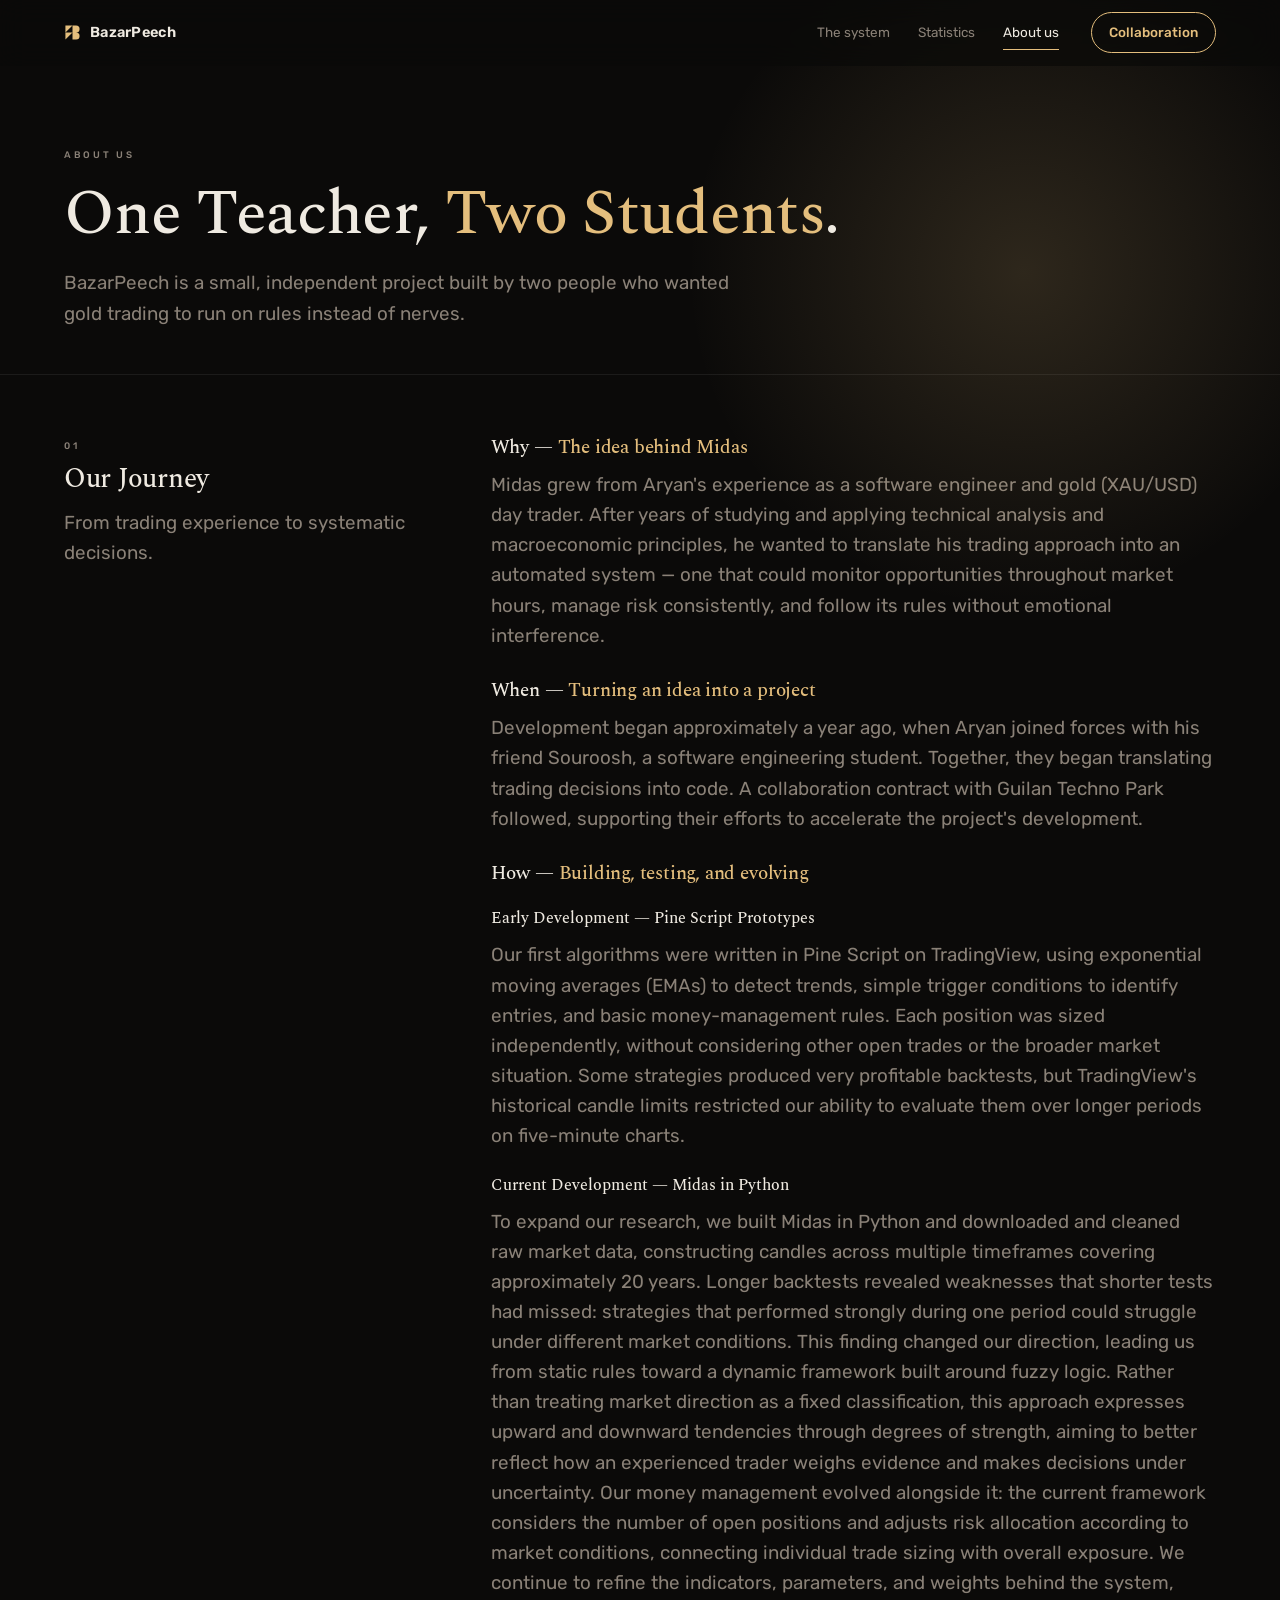
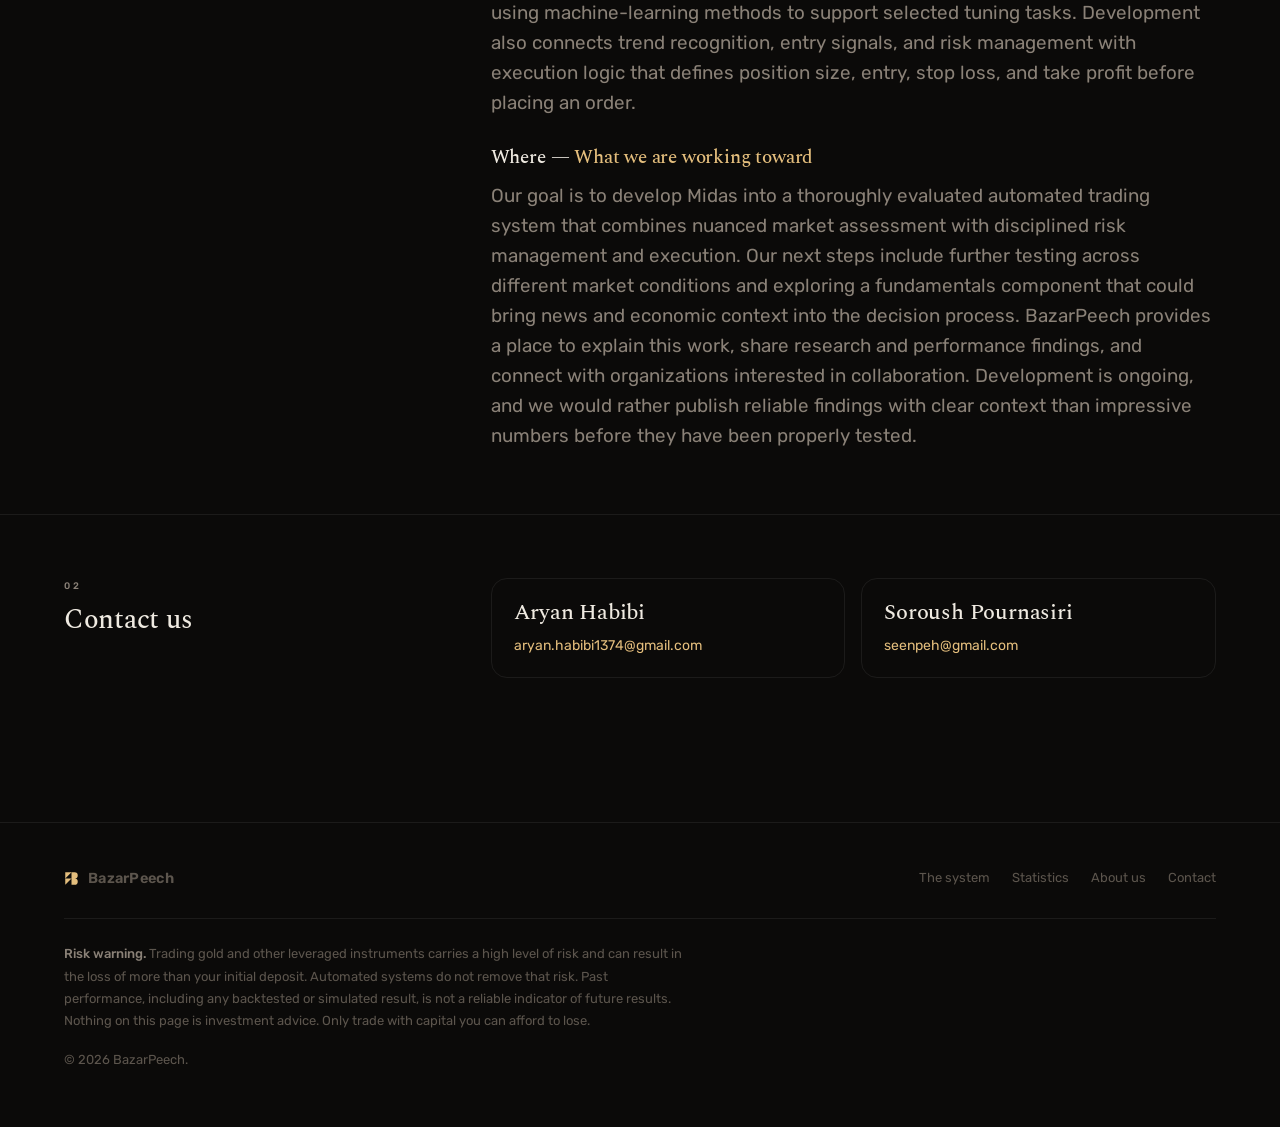
<file: about/index.html>
<!DOCTYPE html>
<html lang="en" dir="ltr">
<head>
<meta charset="utf-8">
<meta name="viewport" content="width=device-width,initial-scale=1">
<title>About us — BazarPeech</title>
<meta name="description" content="The story behind BazarPeech and how to reach the team.">
<meta name="theme-color" content="#0b0a09">
<link rel="icon" href="data:image/svg+xml,%3Csvg xmlns='http://www.w3.org/2000/svg' viewBox='0 0 120 120'%3E%3Crect width='120' height='120' rx='26' fill='%230b0a09'/%3E%3Cpath transform='translate(12 12) scale(.8)' fill='%23e4be7d' d='M10%2010L60%2010L10%2060ZM10%2060L60%2060L10%20110ZM60%2010H85A25%2025%200%200%201%2085%2060A25%2025%200%200%201%2085%20110H60Z'/%3E%3C/svg%3E">
<link rel="preconnect" href="https://fonts.googleapis.com">
<link rel="preconnect" href="https://fonts.gstatic.com" crossorigin>
<link href="https://fonts.googleapis.com/css2?family=Estedad:wght@100..900&family=IBM+Plex+Sans+Arabic:wght@100;200;300;400;500;600;700&family=Rubik:ital,wght@0,300..900;1,300..900&family=Spectral:ital,wght@0,200;0,300;0,400;0,500;0,600;0,700;0,800;1,200;1,300;1,400;1,500;1,600;1,700;1,800&display=swap" rel="stylesheet">
<style>
/* ===========================================================================
   TOKENS — identical to the main page
   ======================================================================== */
:root{
  --bg:#0b0a09; --bg-lift:#100e0d; --bg-card:#0f0d0c;
  --gold:#e4be7d; --gold-deep:#9a763a; --pearl:#e9e5dd;
  --text:#efeae1; --dim:#8a8177; --faint:#5c554d;
  --hairline:rgba(255,255,255,.07); --hairline-strong:rgba(255,255,255,.12);
  --gold-glow:rgba(228,190,125,.16);
  --shell:min(1240px,calc(100% - 2 * var(--gutter)));
  --gutter:clamp(20px,5vw,64px);
  --nav-h:66px;
  --f-display:clamp(2.15rem,5.1vw,3.95rem);
  --f-h2:clamp(1.3rem,2.4vw,1.7rem);
  --f-lead:clamp(1rem,1.5vw,1.175rem);
  --ease:cubic-bezier(.2,.8,.2,1);
}
*{box-sizing:border-box}
html{scroll-behavior:smooth; -webkit-text-size-adjust:100%}
body{
  margin:0; background:var(--bg); color:var(--text);
  font:16px/1.6 Rubik,"IBM Plex Sans Arabic",Estedad,-apple-system,"Segoe UI",sans-serif;
  -webkit-font-smoothing:antialiased; overflow-x:hidden;
}
h1,h2,h3{margin:0; font-family:Spectral,Georgia,serif; font-weight:500; letter-spacing:-.01em; line-height:1.08}
p{margin:0}
a{color:inherit; text-decoration:none}
button{font:inherit; color:inherit}
.shell{width:var(--shell); margin-inline:auto}
.eyebrow{font-size:9.5px; letter-spacing:.28em; text-transform:uppercase; color:var(--dim); font-weight:500}
.rule{height:1px; background:var(--hairline); border:0; margin:0}
.num{font-variant-numeric:tabular-nums}
.sr{position:absolute; width:1px; height:1px; overflow:hidden; clip:rect(0 0 0 0); white-space:nowrap}

/* ============================== NAV ===================================== */
.nav{
  position:fixed; inset-block-start:0; inset-inline:0; z-index:50; height:var(--nav-h);
  display:flex; align-items:center;
  background:rgba(11,10,9,.72); backdrop-filter:blur(14px) saturate(140%); -webkit-backdrop-filter:blur(14px) saturate(140%);
  border-block-end:1px solid transparent; transition:border-color .3s, background .3s;
}
.nav[data-scrolled]{border-block-end-color:var(--hairline); background:rgba(11,10,9,.9)}
.nav__in{display:flex; align-items:center; gap:32px; width:var(--shell); margin-inline:auto}
.brand{display:flex; align-items:center; gap:9px; font-weight:600; letter-spacing:.02em; font-size:14.5px}
.brand svg{display:block}
.nav__links{display:flex; white-space:nowrap; gap:28px; margin-inline-start:auto; font-size:13.5px; color:var(--dim)}
.nav__links a{position:relative; transition:color .2s}
.nav__links a:hover,.nav__links a[aria-current="page"]{color:var(--text)}
.nav__links a[aria-current="page"]::after{
  content:""; position:absolute; inset-inline:0; inset-block-end:-7px; height:1px; background:var(--gold);
}
.btn{
  display:inline-flex; align-items:center; gap:8px; padding:11px 20px; border-radius:999px;
  font-size:13.5px; font-weight:500; border:1px solid var(--gold); color:var(--gold); background:transparent;
  transition:background .25s, color .25s, transform .15s; white-space:nowrap; cursor:pointer;
}
.btn:hover{background:var(--gold); color:#120e07}
.nav .btn{padding:9px 17px}
@media (max-width:860px){ .nav__links{gap:18px; font-size:13px} .nav__in{gap:16px} }
@media (max-width:480px){ .brand__name{display:none} .nav .btn{padding:8px 13px; font-size:12.5px} .nav__links{gap:12px; font-size:12px} .nav__in{gap:12px} }
@media (max-width:400px){ .nav .btn{padding:7px 10px; font-size:11.5px} .nav__links{gap:9px; font-size:11.5px} .nav__in{gap:9px} }

/* ============================ PAGE HEAD ================================= */
.head{padding-block:calc(var(--nav-h) + clamp(48px,9vh,96px)) clamp(28px,5vh,48px); position:relative}
.head::before{
  content:""; position:absolute; inset-block-start:-30%; inset-inline-end:-10%;
  width:60vw; height:60vw; pointer-events:none;
  background:radial-gradient(circle, var(--gold-glow), transparent 62%);
}
.head h1{font-size:var(--f-display); margin-block:18px 20px; position:relative}
.head h1 em{font-style:normal; color:var(--gold)}
.head .lead{font-size:var(--f-lead); color:var(--dim); max-width:58ch; position:relative}
.meta{display:flex; flex-wrap:wrap; gap:10px 22px; margin-block-start:22px; font-size:12.5px; color:var(--faint); position:relative}
.meta b{color:var(--dim); font-weight:500}


/* ============================== ABOUT =================================== */
.sec{padding-block:clamp(40px,7vh,72px); border-block-start:1px solid var(--hairline)}
.sec__grid{display:grid; grid-template-columns:minmax(0,1fr) minmax(0,2fr); gap:clamp(24px,5vw,72px)}
.sec h2{font-size:var(--f-h2); margin-block-start:12px}
.sec__sub{font-size:var(--f-lead); color:var(--dim); margin-block-start:14px; max-width:30ch}
.story p{font-size:var(--f-lead); color:var(--dim); max-width:62ch}
.story p+p{margin-block-start:1.1em}
.story h3{font-family:Spectral,Georgia,serif; font-weight:500; font-size:1.2rem; color:var(--text); margin-block:30px 12px; letter-spacing:-.01em}
.story h3:first-child{margin-block-start:0}
.story h3 em{font-style:normal; color:var(--gold)}
.story h4{font-family:Spectral,Georgia,serif; font-weight:500; font-size:1.02rem; color:var(--text); margin-block:22px 8px}
.people{display:grid; grid-template-columns:repeat(auto-fit,minmax(240px,1fr)); gap:16px}
.person{border:1px solid var(--hairline); border-radius:16px; padding:22px 22px 20px; transition:border-color .25s, background .25s}
.person:hover{border-color:var(--hairline-strong); background:var(--bg-lift)}
.person h3{font-size:1.35rem}
.person a{display:inline-block; margin-block-start:10px; color:var(--gold); font-size:14px; overflow-wrap:anywhere}
.person a:hover{text-decoration:underline; text-underline-offset:3px}
@media (max-width:760px){ .sec__grid{grid-template-columns:1fr} }
.foot{margin-block-start:clamp(56px,9vh,96px); padding-block:44px 56px; border-block-start:1px solid var(--hairline); font-size:13px; color:var(--faint)}
.foot__top{display:flex; flex-wrap:wrap; gap:22px; align-items:center; margin-block-end:28px}
.foot__links{display:flex; gap:22px; margin-inline-start:auto}
.foot__links a:hover{color:var(--text)}
.disclaimer{max-width:78ch; line-height:1.7}
</style>
</head>
<body>

<header class="nav" id="nav">
  <div class="nav__in">
    <a class="brand" href="../">
      <svg width="17" height="17" viewBox="0 0 120 120" aria-hidden="true"><path d="M10 10L60 10L10 60ZM10 60L60 60L10 110ZM60 10H85A25 25 0 0 1 85 60A25 25 0 0 1 85 110H60Z" fill="#e4be7d"/></svg>
      <span class="brand__name">BazarPeech</span>
    </a>
    <nav class="nav__links" aria-label="Primary">
      <a href="../#system">The system</a>
      <a href="../statistics/">Statistics</a>
      <a href="./" aria-current="page">About us</a>
    </nav>
    <a class="btn" href="../#join">Collaboration</a>
  </div>
</header>

<main id="top">
  <section class="head">
    <div class="shell">
      <p class="eyebrow">About us</p>
      <h1>One Teacher, <em>Two Students</em>.</h1>
      <p class="lead">BazarPeech is a small, independent project built by two people who wanted gold trading to run on rules instead of nerves.</p>
    </div>
  </section>

  <section class="sec" id="journey">
    <div class="shell sec__grid">
      <div>
        <p class="eyebrow">01</p>
        <h2>Our Journey</h2>
        <p class="sec__sub">From trading experience to systematic decisions.</p>
      </div>
      <div class="story">
        <h3>Why — <em>The idea behind Midas</em></h3>
        <p>Midas grew from Aryan's experience as a software engineer and gold (XAU/USD) day trader. After years of studying and applying technical analysis and macroeconomic principles, he wanted to translate his trading approach into an automated system — one that could monitor opportunities throughout market hours, manage risk consistently, and follow its rules without emotional interference.</p>

        <h3>When — <em>Turning an idea into a project</em></h3>
        <p>Development began approximately a year ago, when Aryan joined forces with his friend Souroosh, a software engineering student. Together, they began translating trading decisions into code. A collaboration contract with Guilan Techno Park followed, supporting their efforts to accelerate the project's development.</p>

        <h3>How — <em>Building, testing, and evolving</em></h3>

        <h4>Early Development — Pine Script Prototypes</h4>
        <p>Our first algorithms were written in Pine Script on TradingView, using exponential moving averages (EMAs) to detect trends, simple trigger conditions to identify entries, and basic money-management rules. Each position was sized independently, without considering other open trades or the broader market situation. Some strategies produced very profitable backtests, but TradingView's historical candle limits restricted our ability to evaluate them over longer periods on five-minute charts.</p>

        <h4>Current Development — Midas in Python</h4>
        <p>To expand our research, we built Midas in Python and downloaded and cleaned raw market data, constructing candles across multiple timeframes covering approximately 20 years. Longer backtests revealed weaknesses that shorter tests had missed: strategies that performed strongly during one period could struggle under different market conditions. This finding changed our direction, leading us from static rules toward a dynamic framework built around fuzzy logic. Rather than treating market direction as a fixed classification, this approach expresses upward and downward tendencies through degrees of strength, aiming to better reflect how an experienced trader weighs evidence and makes decisions under uncertainty. Our money management evolved alongside it: the current framework considers the number of open positions and adjusts risk allocation according to market conditions, connecting individual trade sizing with overall exposure. We continue to refine the indicators, parameters, and weights behind the system, using machine-learning methods to support selected tuning tasks. Development also connects trend recognition, entry signals, and risk management with execution logic that defines position size, entry, stop loss, and take profit before placing an order.</p>

        <h3>Where — <em>What we are working toward</em></h3>
        <p>Our goal is to develop Midas into a thoroughly evaluated automated trading system that combines nuanced market assessment with disciplined risk management and execution. Our next steps include further testing across different market conditions and exploring a fundamentals component that could bring news and economic context into the decision process. BazarPeech provides a place to explain this work, share research and performance findings, and connect with organizations interested in collaboration. Development is ongoing, and we would rather publish reliable findings with clear context than impressive numbers before they have been properly tested.</p>
      </div>
    </div>
  </section>

  <section class="sec" id="contact">
    <div class="shell sec__grid">
      <div><p class="eyebrow">02</p><h2>Contact us</h2></div>
      <div class="people">
        <div class="person"><h3>Aryan Habibi</h3><a href="mailto:aryan.habibi1374@gmail.com">aryan.habibi1374@gmail.com</a></div>
        <div class="person"><h3>Soroush Pournasiri</h3><a href="mailto:seenpeh@gmail.com">seenpeh@gmail.com</a></div>
      </div>
    </div>
  </section>
</main>

<footer class="foot">
  <div class="shell">
    <div class="foot__top">
      <a class="brand" href="../">
        <svg width="15" height="15" viewBox="0 0 120 120" aria-hidden="true"><path d="M10 10L60 10L10 60ZM10 60L60 60L10 110ZM60 10H85A25 25 0 0 1 85 60A25 25 0 0 1 85 110H60Z" fill="#e4be7d"/></svg>
        BazarPeech
      </a>
      <div class="foot__links">
        <a href="../#system">The system</a>
        <a href="../statistics/">Statistics</a>
        <a href="./">About us</a>
        <a href="../#join">Contact</a>
      </div>
    </div>
    <hr class="rule">
    <p class="disclaimer" style="margin-block-start:24px">
      <strong style="color:var(--dim); font-weight:500">Risk warning.</strong>
      Trading gold and other leveraged instruments carries a high level of risk
      and can result in the loss of more than your initial deposit. Automated
      systems do not remove that risk. Past performance, including any
      backtested or simulated result, is not a reliable indicator of future
      results. Nothing on this page is investment advice. Only trade with
      capital you can afford to lose.
    </p>
    <p style="margin-block-start:18px">© <span id="yr">2026</span> BazarPeech.</p>
  </div>
</footer>

<script>
document.getElementById("yr").textContent=new Date().getFullYear();
const nav=document.getElementById("nav");
addEventListener("scroll",()=>nav.toggleAttribute("data-scrolled",scrollY>12),{passive:true});
</script>
</body>
</html>
</file>
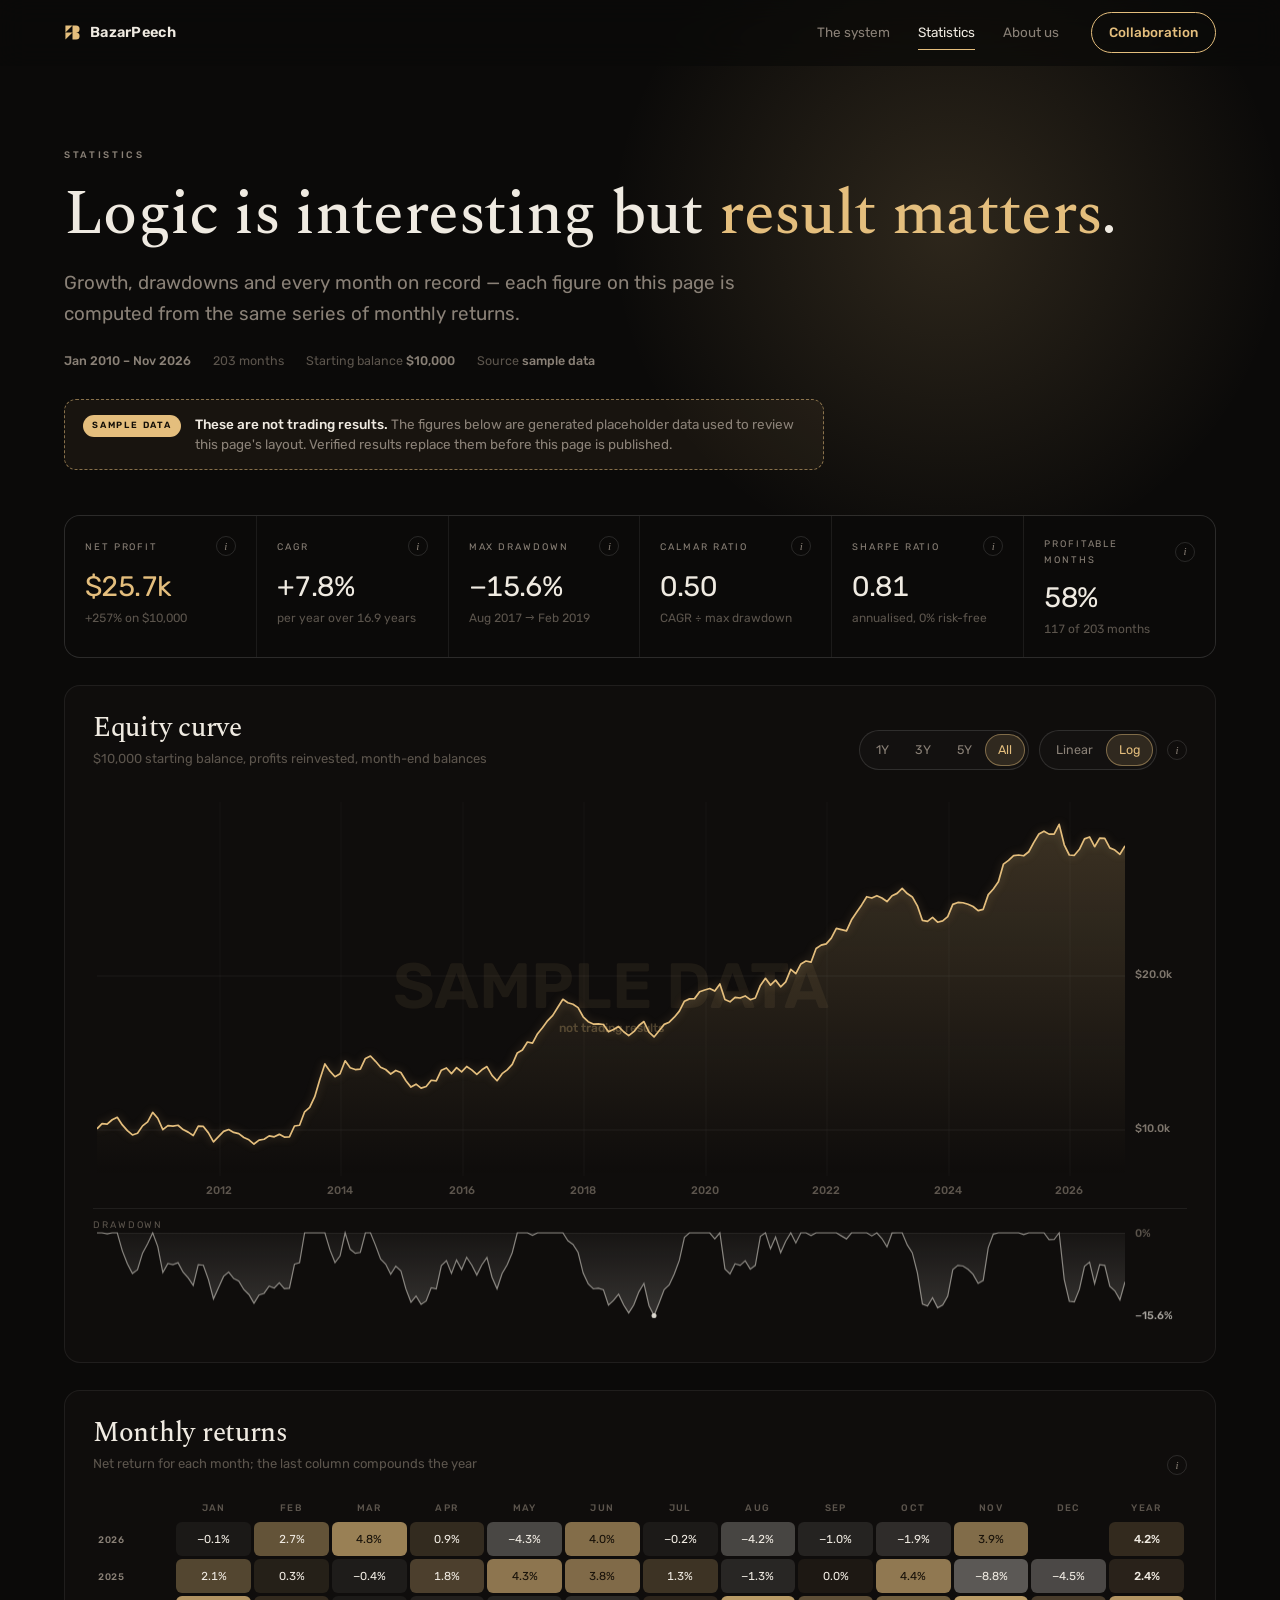
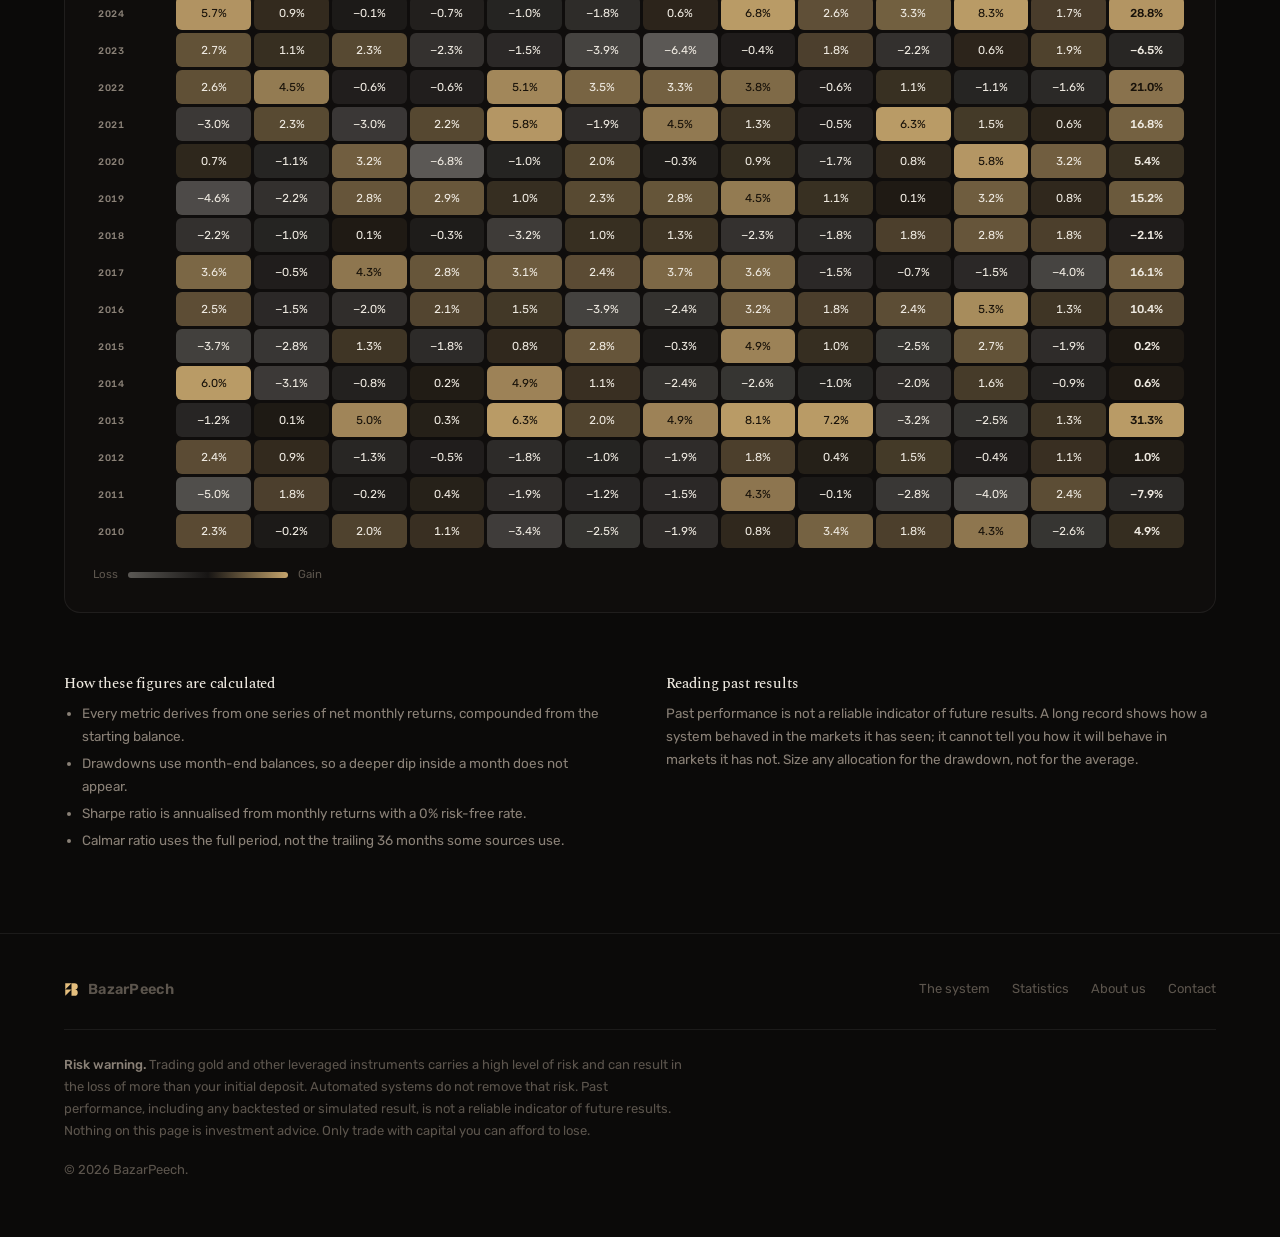
<file: statistics/index.html>
<!DOCTYPE html>
<html lang="en" dir="ltr">
<head>
<meta charset="utf-8">
<meta name="viewport" content="width=device-width,initial-scale=1">
<title>Statistics — BazarPeech</title>
<meta name="description" content="Equity curve, drawdowns and month-by-month returns for the BazarPeech XAU/USD trading system.">
<meta name="theme-color" content="#0b0a09">
<link rel="icon" href="data:image/svg+xml,%3Csvg xmlns='http://www.w3.org/2000/svg' viewBox='0 0 120 120'%3E%3Crect width='120' height='120' rx='26' fill='%230b0a09'/%3E%3Cpath transform='translate(12 12) scale(.8)' fill='%23e4be7d' d='M10%2010L60%2010L10%2060ZM10%2060L60%2060L10%20110ZM60%2010H85A25%2025%200%200%201%2085%2060A25%2025%200%200%201%2085%20110H60Z'/%3E%3C/svg%3E">
<link rel="preconnect" href="https://fonts.googleapis.com">
<link rel="preconnect" href="https://fonts.gstatic.com" crossorigin>
<link href="https://fonts.googleapis.com/css2?family=Estedad:wght@100..900&family=IBM+Plex+Sans+Arabic:wght@100;200;300;400;500;600;700&family=Rubik:ital,wght@0,300..900;1,300..900&family=Spectral:ital,wght@0,200;0,300;0,400;0,500;0,600;0,700;0,800;1,200;1,300;1,400;1,500;1,600;1,700;1,800&display=swap" rel="stylesheet">
<style>
/* ===========================================================================
   TOKENS — identical to the main page
   ======================================================================== */
:root{
  --bg:#0b0a09; --bg-lift:#100e0d; --bg-card:#0f0d0c;
  --gold:#e4be7d; --gold-deep:#9a763a; --pearl:#e9e5dd;
  --text:#efeae1; --dim:#8a8177; --faint:#5c554d;
  --hairline:rgba(255,255,255,.07); --hairline-strong:rgba(255,255,255,.12);
  --gold-glow:rgba(228,190,125,.16);
  --shell:min(1240px,calc(100% - 2 * var(--gutter)));
  --gutter:clamp(20px,5vw,64px);
  --nav-h:66px;
  --f-display:clamp(2.15rem,5.1vw,3.95rem);
  --f-h2:clamp(1.3rem,2.4vw,1.7rem);
  --f-lead:clamp(1rem,1.5vw,1.175rem);
  --ease:cubic-bezier(.2,.8,.2,1);
}
*{box-sizing:border-box}
html{scroll-behavior:smooth; -webkit-text-size-adjust:100%}
body{
  margin:0; background:var(--bg); color:var(--text);
  font:16px/1.6 Rubik,"IBM Plex Sans Arabic",Estedad,-apple-system,"Segoe UI",sans-serif;
  -webkit-font-smoothing:antialiased; overflow-x:hidden;
}
h1,h2,h3{margin:0; font-family:Spectral,Georgia,serif; font-weight:500; letter-spacing:-.01em; line-height:1.08}
p{margin:0}
a{color:inherit; text-decoration:none}
button{font:inherit; color:inherit}
.shell{width:var(--shell); margin-inline:auto}
.eyebrow{font-size:9.5px; letter-spacing:.28em; text-transform:uppercase; color:var(--dim); font-weight:500}
.rule{height:1px; background:var(--hairline); border:0; margin:0}
.num{font-variant-numeric:tabular-nums}
.sr{position:absolute; width:1px; height:1px; overflow:hidden; clip:rect(0 0 0 0); white-space:nowrap}

/* ============================== NAV ===================================== */
.nav{
  position:fixed; inset-block-start:0; inset-inline:0; z-index:50; height:var(--nav-h);
  display:flex; align-items:center;
  background:rgba(11,10,9,.72); backdrop-filter:blur(14px) saturate(140%); -webkit-backdrop-filter:blur(14px) saturate(140%);
  border-block-end:1px solid transparent; transition:border-color .3s, background .3s;
}
.nav[data-scrolled]{border-block-end-color:var(--hairline); background:rgba(11,10,9,.9)}
.nav__in{display:flex; align-items:center; gap:32px; width:var(--shell); margin-inline:auto}
.brand{display:flex; align-items:center; gap:9px; font-weight:600; letter-spacing:.02em; font-size:14.5px}
.brand svg{display:block}
.nav__links{display:flex; white-space:nowrap; gap:28px; margin-inline-start:auto; font-size:13.5px; color:var(--dim)}
.nav__links a{position:relative; transition:color .2s}
.nav__links a:hover,.nav__links a[aria-current="page"]{color:var(--text)}
.nav__links a[aria-current="page"]::after{
  content:""; position:absolute; inset-inline:0; inset-block-end:-7px; height:1px; background:var(--gold);
}
.btn{
  display:inline-flex; align-items:center; gap:8px; padding:11px 20px; border-radius:999px;
  font-size:13.5px; font-weight:500; border:1px solid var(--gold); color:var(--gold); background:transparent;
  transition:background .25s, color .25s, transform .15s; white-space:nowrap; cursor:pointer;
}
.btn:hover{background:var(--gold); color:#120e07}
.nav .btn{padding:9px 17px}
@media (max-width:860px){ .nav__links{gap:18px; font-size:13px} .nav__in{gap:16px} }
@media (max-width:480px){ .brand__name{display:none} .nav .btn{padding:8px 13px; font-size:12.5px} .nav__links{gap:12px; font-size:12px} .nav__in{gap:12px} }
@media (max-width:400px){ .nav .btn{padding:7px 10px; font-size:11.5px} .nav__links{gap:9px; font-size:11.5px} .nav__in{gap:9px} }

/* ============================ PAGE HEAD ================================= */
.head{padding-block:calc(var(--nav-h) + clamp(48px,9vh,96px)) clamp(28px,5vh,48px); position:relative}
.head::before{
  content:""; position:absolute; inset-block-start:-30%; inset-inline-end:-10%;
  width:60vw; height:60vw; pointer-events:none;
  background:radial-gradient(circle, var(--gold-glow), transparent 62%);
}
.head h1{font-size:var(--f-display); margin-block:18px 20px; position:relative}
.head h1 em{font-style:normal; color:var(--gold)}
.head .lead{font-size:var(--f-lead); color:var(--dim); max-width:58ch; position:relative}
.meta{display:flex; flex-wrap:wrap; gap:10px 22px; margin-block-start:22px; font-size:12.5px; color:var(--faint); position:relative}
.meta b{color:var(--dim); font-weight:500}

/* sample-mode notice — deliberately impossible to miss */
.sample{
  position:relative; display:flex; gap:14px; align-items:flex-start;
  margin-block-start:28px; padding:14px 18px; border-radius:12px;
  border:1px dashed rgba(228,190,125,.55); background:rgba(228,190,125,.06);
  color:var(--text); font-size:13.5px; line-height:1.55; max-width:760px;
}
.sample__tag{
  flex:none; font-size:9px; letter-spacing:.2em; text-transform:uppercase; font-weight:600;
  padding:4px 9px; border-radius:999px; background:var(--gold); color:#120e07; margin-block-start:1px;
}
.sample p{color:var(--dim)}
.sample strong{color:var(--text); font-weight:500}

/* ============================== KPIs ==================================== */
.kpis{display:grid; grid-template-columns:repeat(6,1fr); gap:1px; background:var(--hairline); border:1px solid var(--hairline); border-radius:16px; overflow:hidden}
.kpi{
  position:relative; background:var(--bg); padding:20px 20px 18px; min-height:132px;
  opacity:0; transform:translateY(10px); transition:opacity .6s var(--ease), transform .6s var(--ease), background .3s;
  transition-delay:calc(var(--i,0) * 70ms);
}
.kpis[data-in] .kpi{opacity:1; transform:none}
.kpi:hover{background:var(--bg-lift)}
.kpi__head{display:flex; align-items:center; justify-content:space-between; gap:8px}
.kpi__label{font-size:9.5px; letter-spacing:.2em; text-transform:uppercase; color:var(--dim)}
.kpi__value{margin-block-start:16px; font-size:clamp(1.45rem,2.2vw,1.9rem); letter-spacing:-.02em; font-variant-numeric:tabular-nums; line-height:1.1}
.kpi__value.is-gold{color:var(--gold)}
.kpi__sub{margin-block-start:6px; font-size:12px; color:var(--faint); font-variant-numeric:tabular-nums}
.info{
  flex:none; width:20px; height:20px; border-radius:50%; display:grid; place-items:center;
  border:1px solid var(--hairline-strong); background:transparent; color:var(--dim); cursor:pointer;
  font-size:11px; font-style:italic; font-family:Georgia,"Times New Roman",serif; line-height:1;
  transition:border-color .2s, color .2s, background .2s, transform .2s;
}
.info:hover,.info[aria-expanded="true"]{border-color:var(--gold); color:var(--gold); background:rgba(228,190,125,.08)}
.info:focus-visible{outline:2px solid var(--gold); outline-offset:2px}
@media (max-width:1100px){ .kpis{grid-template-columns:repeat(3,1fr)} }
@media (max-width:560px){
  .kpis{grid-template-columns:repeat(2,1fr)}
  .kpi{padding:16px 14px 14px; min-height:118px}
  .kpi__label{letter-spacing:.1em}                 /* keep two-word labels on one line */
  .sample{flex-direction:column; gap:10px}
}

/* shared explainer popover */
.pop{
  position:fixed; z-index:80; width:min(320px,calc(100vw - 24px)); padding:14px 16px 13px;
  background:#15120f; border:1px solid var(--hairline-strong); border-radius:12px;
  box-shadow:0 24px 60px -18px rgba(0,0,0,.9), 0 0 0 1px rgba(228,190,125,.05);
  font-size:13px; line-height:1.55; color:var(--dim);
  opacity:0; transform:translateY(6px) scale(.98); transform-origin:top center; pointer-events:none;
  transition:opacity .22s var(--ease), transform .22s var(--ease);
}
.pop[data-open]{opacity:1; transform:none; pointer-events:auto}
.pop h3{font-size:.95rem; color:var(--text); margin-block-end:6px; letter-spacing:-.01em}
.pop p + p{margin-block-start:8px}
.pop b{color:var(--text); font-weight:500}
.pop code{font-family:ui-monospace,SFMono-Regular,Menlo,monospace; font-size:11.5px; color:var(--gold); background:rgba(228,190,125,.07); padding:1px 5px; border-radius:4px}

/* ============================ CARDS ===================================== */
.card{
  margin-block-start:clamp(20px,3vh,28px); background:var(--bg-card);
  border:1px solid var(--hairline); border-radius:16px; padding:clamp(18px,2.4vw,28px);
}
.card__head{display:flex; flex-wrap:wrap; align-items:flex-end; justify-content:space-between; gap:16px 24px; margin-block-end:18px}
.card__head h2{font-size:var(--f-h2)}
.card__head p{font-size:13px; color:var(--faint); margin-block-start:6px}
.controls{display:flex; flex-wrap:wrap; gap:10px}

/* segmented control with a sliding thumb */
.seg{position:relative; display:inline-flex; padding:3px; border-radius:999px; border:1px solid var(--hairline-strong); background:rgba(255,255,255,.02)}
.seg__thumb{
  position:absolute; inset-block:3px; left:0; width:0; border-radius:999px;
  background:rgba(228,190,125,.14); border:1px solid rgba(228,190,125,.45);
  transition:transform .38s var(--ease), width .38s var(--ease);
}
.seg button{
  position:relative; z-index:1; border:0; background:transparent; cursor:pointer;
  padding:6px 13px; border-radius:999px; font-size:12.5px; color:var(--dim); transition:color .25s;
}
.seg button[aria-pressed="true"]{color:var(--gold)}
.seg button:hover{color:var(--text)}
.seg button:focus-visible{outline:2px solid var(--gold); outline-offset:1px}

/* ============================ CHARTS ==================================== */
.chart{position:relative; touch-action:pan-y}
.chart canvas{display:block; width:100%; height:100%}
.chart--equity{height:clamp(280px,46vh,440px)}
.chart--dd{height:clamp(96px,14vh,130px); margin-block-start:6px; border-block-start:1px solid var(--hairline)}
.chart__label{position:absolute; inset-block-start:8px; inset-inline-start:0; font-size:9.5px; letter-spacing:.2em; text-transform:uppercase; color:var(--faint); pointer-events:none}
.tip{
  position:absolute; z-index:5; min-width:176px; padding:10px 12px; border-radius:10px; pointer-events:none;
  background:rgba(21,18,15,.94); border:1px solid var(--hairline-strong);
  box-shadow:0 16px 40px -14px rgba(0,0,0,.9); font-size:12px; color:var(--dim);
  opacity:0; transform:translateY(4px); transition:opacity .15s, transform .15s;
}
.tip[data-on]{opacity:1; transform:none}
.tip__date{font-size:9.5px; letter-spacing:.2em; text-transform:uppercase; color:var(--faint); margin-block-end:6px}
.tip__row{display:flex; justify-content:space-between; gap:14px; font-variant-numeric:tabular-nums}
.tip__row b{color:var(--text); font-weight:500}
.tip__row .up{color:var(--gold)} .tip__row .down{color:var(--pearl); opacity:.75}

/* ============================ HEATMAP =================================== */
.heat__scroll{overflow-x:auto; margin-inline:-4px; padding-inline:4px; -webkit-overflow-scrolling:touch}
.heat__table{width:100%; min-width:760px; border-collapse:separate; border-spacing:3px; font-variant-numeric:tabular-nums}
.heat__table th{font-size:9.5px; letter-spacing:.14em; text-transform:uppercase; color:var(--faint); font-weight:500; padding:4px 2px; text-align:center}
.heat__table th[scope="row"]{text-align:start; padding-inline-end:8px; color:var(--dim); letter-spacing:.06em; position:sticky; left:0; background:var(--bg-card); z-index:1}
.heat__table td{
  position:relative; height:34px; border-radius:6px; text-align:center; font-size:11.5px; color:var(--text);
  background:rgba(255,255,255,.025); cursor:default;
  opacity:0; transform:scale(.86); transition:opacity .45s var(--ease), transform .45s var(--ease), box-shadow .2s;
  transition-delay:calc(var(--d,0) * 1ms);
}
.heat[data-in] .heat__table td{opacity:1; transform:none}
.heat__table td.is-year{font-weight:500; background:rgba(255,255,255,.04)}
.heat__table td.is-empty{background:transparent; color:var(--faint)}
.heat__table td:hover{box-shadow:inset 0 0 0 1px rgba(228,190,125,.7)}
.heat__table tr:hover th[scope="row"]{color:var(--gold)}
.heat__legend{display:flex; align-items:center; gap:10px; margin-block-start:14px; font-size:11.5px; color:var(--faint)}
.heat__ramp{height:6px; width:160px; border-radius:3px; background:linear-gradient(to right, rgba(233,229,221,.35), rgba(255,255,255,.03), rgba(228,190,125,.85))}

/* ========================== METHOD + FOOT =============================== */
.method{margin-block:clamp(40px,7vh,72px) 0; display:grid; grid-template-columns:1fr 1fr; gap:clamp(20px,4vw,56px); font-size:13.5px; color:var(--dim); line-height:1.7}
.method h3{font-size:.95rem; color:var(--text); margin-block-end:10px}
.method ul{margin:0; padding-inline-start:18px}
.method li + li{margin-block-start:4px}
@media (max-width:760px){ .method{grid-template-columns:1fr} }

.foot{margin-block-start:clamp(56px,9vh,96px); padding-block:44px 56px; border-block-start:1px solid var(--hairline); font-size:13px; color:var(--faint)}
.foot__top{display:flex; flex-wrap:wrap; gap:22px; align-items:center; margin-block-end:28px}
.foot__links{display:flex; gap:22px; margin-inline-start:auto}
.foot__links a:hover{color:var(--text)}
.disclaimer{max-width:78ch; line-height:1.7}

@media (prefers-reduced-motion:reduce){
  html{scroll-behavior:auto}
  *,*::before,*::after{transition-duration:.01ms !important; transition-delay:0s !important; animation:none !important}
}
</style>
</head>
<body>

<header class="nav" id="nav">
  <div class="nav__in">
    <a class="brand" href="../">
      <svg width="17" height="17" viewBox="0 0 120 120" aria-hidden="true"><path d="M10 10L60 10L10 60ZM10 60L60 60L10 110ZM60 10H85A25 25 0 0 1 85 60A25 25 0 0 1 85 110H60Z" fill="#e4be7d"/></svg>
      <span class="brand__name">BazarPeech</span>
    </a>
    <nav class="nav__links" aria-label="Primary">
      <a href="../#system">The system</a>
      <a href="./" aria-current="page">Statistics</a>
      <a href="../about/">About us</a>
    </nav>
    <a class="btn" href="../#join">Collaboration</a>
  </div>
</header>

<main id="top">

  <section class="head shell">
    <p class="eyebrow">Statistics</p>
    <h1>Logic is interesting but <em>result matters</em>.</h1>
    <p class="lead">Growth, drawdowns and every month on record — each figure on this page is computed from the same series of monthly returns.</p>
    <div class="meta" id="meta"></div>

    <div class="sample" id="sampleNotice" hidden>
      <span class="sample__tag">Sample data</span>
      <p><strong>These are not trading results.</strong> The figures below are generated placeholder data used to review this page's layout. Verified results replace them before this page is published.</p>
    </div>
  </section>

  <section class="shell">
    <div class="kpis" id="kpis">
      <article class="kpi" style="--i:0" data-kpi="net">
        <div class="kpi__head"><span class="kpi__label">Net profit</span><button class="info" type="button" data-term="net" aria-label="What is net profit?" aria-expanded="false" aria-controls="pop">i</button></div>
        <div class="kpi__value is-gold" data-v>—</div><div class="kpi__sub" data-s></div>
      </article>
      <article class="kpi" style="--i:1" data-kpi="cagr">
        <div class="kpi__head"><span class="kpi__label">CAGR</span><button class="info" type="button" data-term="cagr" aria-label="What is CAGR?" aria-expanded="false" aria-controls="pop">i</button></div>
        <div class="kpi__value" data-v>—</div><div class="kpi__sub" data-s></div>
      </article>
      <article class="kpi" style="--i:2" data-kpi="mdd">
        <div class="kpi__head"><span class="kpi__label">Max drawdown</span><button class="info" type="button" data-term="mdd" aria-label="What is max drawdown?" aria-expanded="false" aria-controls="pop">i</button></div>
        <div class="kpi__value" data-v>—</div><div class="kpi__sub" data-s></div>
      </article>
      <article class="kpi" style="--i:3" data-kpi="calmar">
        <div class="kpi__head"><span class="kpi__label">Calmar ratio</span><button class="info" type="button" data-term="calmar" aria-label="What is the Calmar ratio?" aria-expanded="false" aria-controls="pop">i</button></div>
        <div class="kpi__value" data-v>—</div><div class="kpi__sub" data-s></div>
      </article>
      <article class="kpi" style="--i:4" data-kpi="sharpe">
        <div class="kpi__head"><span class="kpi__label">Sharpe ratio</span><button class="info" type="button" data-term="sharpe" aria-label="What is the Sharpe ratio?" aria-expanded="false" aria-controls="pop">i</button></div>
        <div class="kpi__value" data-v>—</div><div class="kpi__sub" data-s></div>
      </article>
      <article class="kpi" style="--i:5" data-kpi="win">
        <div class="kpi__head"><span class="kpi__label">Profitable months</span><button class="info" type="button" data-term="win" aria-label="What are profitable months?" aria-expanded="false" aria-controls="pop">i</button></div>
        <div class="kpi__value" data-v>—</div><div class="kpi__sub" data-s></div>
      </article>
    </div>
  </section>

  <section class="shell">
    <div class="card">
      <div class="card__head">
        <div>
          <h2>Equity curve</h2>
          <p id="equityCaption">Profits reinvested, month-end balances</p>
        </div>
        <div class="controls">
          <div class="seg" role="group" aria-label="Time range" data-seg="range">
            <span class="seg__thumb" aria-hidden="true"></span>
            <button type="button" data-val="12" aria-pressed="false">1Y</button>
            <button type="button" data-val="36" aria-pressed="false">3Y</button>
            <button type="button" data-val="60" aria-pressed="false">5Y</button>
            <button type="button" data-val="all" aria-pressed="true">All</button>
          </div>
          <div class="seg" role="group" aria-label="Scale" data-seg="scale">
            <span class="seg__thumb" aria-hidden="true"></span>
            <button type="button" data-val="lin" aria-pressed="false">Linear</button>
            <button type="button" data-val="log" aria-pressed="true">Log</button>
          </div>
          <button class="info" type="button" data-term="log" aria-label="Why a log scale?" aria-expanded="false" aria-controls="pop" style="align-self:center">i</button>
        </div>
      </div>
      <div class="chart chart--equity" id="equityWrap">
        <canvas id="equity" aria-label="Equity curve chart" role="img"></canvas>
        <div class="tip" id="tip" aria-hidden="true"></div>
      </div>
      <div class="chart chart--dd" id="ddWrap">
        <span class="chart__label">Drawdown</span>
        <canvas id="dd" aria-label="Drawdown chart" role="img"></canvas>
      </div>
    </div>
  </section>

  <section class="shell">
    <div class="card heat" id="heat">
      <div class="card__head">
        <div>
          <h2>Monthly returns</h2>
          <p>Net return for each month; the last column compounds the year</p>
        </div>
        <button class="info" type="button" data-term="heat" aria-label="How to read monthly returns" aria-expanded="false" aria-controls="pop">i</button>
      </div>
      <div class="heat__scroll"><table class="heat__table" id="heatTable"></table></div>
      <div class="heat__legend"><span>Loss</span><span class="heat__ramp" aria-hidden="true"></span><span>Gain</span></div>
    </div>
  </section>

  <section class="shell method">
    <div>
      <h3>How these figures are calculated</h3>
      <ul>
        <li>Every metric derives from one series of net monthly returns, compounded from the starting balance.</li>
        <li>Drawdowns use month-end balances, so a deeper dip inside a month does not appear.</li>
        <li>Sharpe ratio is annualised from monthly returns with a 0% risk-free rate.</li>
        <li>Calmar ratio uses the full period, not the trailing 36 months some sources use.</li>
      </ul>
    </div>
    <div>
      <h3>Reading past results</h3>
      <p>Past performance is not a reliable indicator of future results. A long record shows how a system behaved in the markets it has seen; it cannot tell you how it will behave in markets it has not. Size any allocation for the drawdown, not for the average.</p>
    </div>
  </section>

</main>

<footer class="foot">
  <div class="shell">
    <div class="foot__top">
      <a class="brand" href="../">
        <svg width="15" height="15" viewBox="0 0 120 120" aria-hidden="true"><path d="M10 10L60 10L10 60ZM10 60L60 60L10 110ZM60 10H85A25 25 0 0 1 85 60A25 25 0 0 1 85 110H60Z" fill="#e4be7d"/></svg>
        BazarPeech
      </a>
      <div class="foot__links">
        <a href="../#system">The system</a>
        <a href="./">Statistics</a>
        <a href="../about/">About us</a>
        <a href="../#join">Contact</a>
      </div>
    </div>
    <hr class="rule">
    <p class="disclaimer" style="margin-block-start:24px">
      <strong style="color:var(--dim); font-weight:500">Risk warning.</strong>
      Trading gold and other leveraged instruments carries a high level of risk
      and can result in the loss of more than your initial deposit. Automated
      systems do not remove that risk. Past performance, including any
      backtested or simulated result, is not a reliable indicator of future
      results. Nothing on this page is investment advice. Only trade with
      capital you can afford to lose.
    </p>
    <p style="margin-block-start:18px">© <span id="yr">2026</span> BazarPeech.</p>
  </div>
</footer>

<div class="pop" id="pop" role="dialog" aria-modal="false" aria-labelledby="popTitle" hidden>
  <h3 id="popTitle"></h3>
  <div id="popBody"></div>
</div>

<script src="results.js"></script>
<script>
"use strict";
/* ===========================================================================
   BazarPeech — Statistics.

   One input: a series of net monthly returns (results.js). Every number,
   chart and cell on the page is derived from it, so nothing can disagree.
   Until verified results are supplied the page runs on generated SAMPLE
   data, and says so on the page and inside the chart itself.
   ========================================================================= */

/* ------------------------------ utilities -------------------------------- */
const clamp=(v,a,b)=>v<a?a:v>b?b:v;
const lerp=(a,b,t)=>a+(b-a)*t;
const easeInOut=t=>t<.5?4*t*t*t:1-Math.pow(-2*t+2,3)/2;
const easeOutExpo=t=>t>=1?1:1-Math.pow(2,-10*t);
const REDUCE=matchMedia("(prefers-reduced-motion: reduce)").matches;
const MON=["Jan","Feb","Mar","Apr","May","Jun","Jul","Aug","Sep","Oct","Nov","Dec"];
const MINUS="−";
const $=s=>document.querySelector(s);

const fmtMoney=v=>{
  const a=Math.abs(v), s=v<0?MINUS:"";
  if(a>=1e6) return s+"$"+(a/1e6).toFixed(a>=1e7?1:2)+"M";
  if(a>=1e4) return s+"$"+(a/1e3).toFixed(1)+"k";
  return s+"$"+Math.round(a).toLocaleString("en-US");
};
const fmtMoneyFull=v=>(v<0?MINUS:"")+"$"+Math.round(Math.abs(v)).toLocaleString("en-US");
const fmtPct=(v,d=1,sign=true)=>(v<0?MINUS:(sign&&v>0?"+":""))+Math.abs(v*100).toFixed(d)+"%";

/* -------------------------------- data ----------------------------------- */
function mulberry32(seed){
  return function(){ seed|=0; seed=seed+0x6D2B79F5|0;
    let t=Math.imul(seed^seed>>>15,1|seed); t=t+Math.imul(t^t>>>7,61|t)^t;
    return ((t^t>>>14)>>>0)/4294967296; };
}
/* Placeholder only. Deliberately unremarkable, seeded so it is stable between
   visits, and generated sequentially so each new month extends the series
   without rewriting the past. */
function sampleSeries(){
  const rng=mulberry32(20100101), now=new Date();
  const n=(now.getFullYear()-2010)*12+now.getMonth();     // through last complete month
  const gauss=()=>{let u=0,v=0;while(!u)u=rng();while(!v)v=rng();return Math.sqrt(-2*Math.log(u))*Math.cos(2*Math.PI*v);};
  const monthly=[]; let carry=0;
  for(let i=0;i<n;i++){
    carry=0.25*carry+gauss()*0.026;                        // mild momentum → realistic losing runs
    const shock=rng()<0.04?-0.03:0;
    monthly.push(clamp(0.008+carry+shock,-0.12,0.12));
  }
  return {start:"2010-01", startingBalance:10000, monthly, source:null, asOf:null};
}
function normalise(r){
  const [y,m]=String(r.start||"").split("-").map(Number);
  if(!y||!m) throw new Error("results.js: start must be YYYY-MM");
  const monthly=r.monthly.map(Number);
  if(monthly.some(v=>!isFinite(v))) throw new Error("results.js: monthly must be numbers");
  return {start:r.start, startingBalance:+r.startingBalance||10000, monthly, source:r.source||null, asOf:r.asOf||null};
}

const RES=window.BZP_RESULTS;
const SAMPLE=!(RES && Array.isArray(RES.monthly) && RES.monthly.length);
const D=SAMPLE?sampleSeries():normalise(RES);
const R=D.monthly, N=R.length;
const [Y0,M0]=D.start.split("-").map(Number);
const monthOf=i=>({y:Y0+Math.floor((M0-1+i)/12), m:(M0-1+i)%12});   // month i, m 0-based
const labelOf=i=>{const d=monthOf(i); return MON[d.m]+" "+d.y;};

/* point k = balance at the END of month k-1; point 0 = the starting balance */
const EQ=new Float64Array(N+1), DD=new Float64Array(N+1);
EQ[0]=D.startingBalance;
for(let i=0;i<N;i++) EQ[i+1]=EQ[i]*(1+R[i]);
{ let peak=EQ[0]; for(let k=0;k<=N;k++){ peak=Math.max(peak,EQ[k]); DD[k]=EQ[k]/peak-1; } }

/* ------------------------------ metrics ---------------------------------- */
const M=(()=>{
  const growth=EQ[N]/EQ[0];
  const cagr=Math.pow(growth,12/N)-1;
  let mdd=0, troughK=0, peakK=0, runPeakK=0;
  for(let k=0;k<=N;k++){
    if(EQ[k]>=EQ[runPeakK]) runPeakK=k;
    if(DD[k]<mdd){ mdd=DD[k]; troughK=k; peakK=runPeakK; }
  }
  let recoverK=null; for(let k=troughK;k<=N;k++) if(EQ[k]>=EQ[peakK]){ recoverK=k; break; }
  let longest=0, cur=0; for(let k=1;k<=N;k++){ cur=DD[k]<0?cur+1:0; longest=Math.max(longest,cur); }
  const mean=R.reduce((a,b)=>a+b,0)/N;
  const sd=Math.sqrt(R.reduce((a,b)=>a+(b-mean)**2,0)/Math.max(1,N-1));
  const wins=R.filter(v=>v>0).length;
  let best=0,worst=0; R.forEach((v,i)=>{ if(v>R[best])best=i; if(v<R[worst])worst=i; });
  return { net:EQ[N]-EQ[0], total:growth-1, cagr, years:N/12, mdd, peakK, troughK, recoverK, longest,
           calmar: mdd<0 ? cagr/Math.abs(mdd) : null,
           sharpe: sd>0 ? mean/sd*Math.sqrt(12) : null,
           win:wins/N, wins, best, worst, mean, sd };
})();

/* ---------------------------- header meta -------------------------------- */
$("#sampleNotice").hidden=!SAMPLE;
$("#meta").innerHTML=[
  `<span><b>${labelOf(0)} – ${labelOf(N-1)}</b></span>`,
  `<span>${N} months</span>`,
  `<span>Starting balance <b>${fmtMoneyFull(EQ[0])}</b></span>`,
  SAMPLE ? `<span>Source <b>sample data</b></span>` : (D.source?`<span>Source <b>${D.source.replace(/</g,"&lt;")}</b></span>`:""),
  !SAMPLE && D.asOf ? `<span>As of <b>${String(D.asOf).replace(/</g,"&lt;")}</b></span>` : ""
].join("");
$("#equityCaption").textContent=`${fmtMoneyFull(EQ[0])} starting balance, profits reinvested, month-end balances`;

/* ------------------------------- KPIs ------------------------------------ */
/* Each KPI counts up from zero the first time the strip is on screen. The
   value is formatted every frame, so the digits never jitter in width. */
const KPI=[
  {key:"net",    to:M.net,             fmt:v=>fmtMoney(v),               sub:`${fmtPct(M.total,0)} on ${fmtMoneyFull(EQ[0])}`},
  {key:"cagr",   to:M.cagr,            fmt:v=>fmtPct(v,1),               sub:`per year over ${M.years.toFixed(1)} years`},
  {key:"mdd",    to:M.mdd,             fmt:v=>fmtPct(v,1,false),         sub:`${labelOf(Math.max(0,M.peakK-1))} → ${labelOf(Math.max(0,M.troughK-1))}`},
  {key:"calmar", to:M.calmar??0,       fmt:v=>M.calmar==null?"—":v.toFixed(2), sub:"CAGR ÷ max drawdown"},
  {key:"sharpe", to:M.sharpe??0,       fmt:v=>M.sharpe==null?"—":v.toFixed(2), sub:"annualised, 0% risk-free"},
  {key:"win",    to:M.win,             fmt:v=>Math.round(v*100)+"%",     sub:`${M.wins} of ${N} months`},
];
KPI.forEach(k=>{
  const el=document.querySelector(`[data-kpi="${k.key}"]`);
  k.v=el.querySelector("[data-v]"); el.querySelector("[data-s]").textContent=k.sub;
  k.v.textContent=k.fmt(REDUCE?k.to:0);
});
function countUp(){
  if(REDUCE){ KPI.forEach(k=>k.v.textContent=k.fmt(k.to)); return; }
  const t0=performance.now(), dur=1400;
  (function step(now){
    const t=clamp((now-t0)/dur,0,1), e=easeOutExpo(t);
    KPI.forEach((k,i)=>{ const local=clamp(e*1.08-i*0.015,0,1); k.v.textContent=k.fmt(k.to*local); });
    if(t<1) requestAnimationFrame(step); else KPI.forEach(k=>k.v.textContent=k.fmt(k.to));
  })(t0);
}
new IntersectionObserver((es,io)=>{
  if(es.some(e=>e.isIntersecting)){ $("#kpis").setAttribute("data-in",""); countUp(); io.disconnect(); }
},{threshold:.25}).observe($("#kpis"));

/* ---------------------------- explainers --------------------------------- */
/* Plain-English definitions, each closed with what the figure is on THIS
   page — the reader shouldn't have to map the formula onto the numbers. */
const TERMS={
  net:{t:"Net profit",b:()=>`<p>The total gain over the whole period, after fees and costs, with profits left in to compound. Shown in dollars and as a percentage of the starting balance.</p>
       <p>Here: ${fmtMoneyFull(EQ[0])} grew to <b>${fmtMoneyFull(EQ[N])}</b> over ${M.years.toFixed(1)} years.</p>`},
  cagr:{t:"CAGR — compound annual growth rate",b:()=>`<p>The single steady yearly return that would turn the starting balance into the ending balance over the same period. It smooths good and bad years together, so no individual year necessarily returned this.</p>
       <p><code>(end ÷ start)^(1 ÷ years) − 1</code></p>`},
  mdd:{t:"Max drawdown",b:()=>`<p>The largest fall from a high to a later low, as a percentage of that high. It answers: what's the worst loss someone who started at the top would have sat through?</p>
       <p>Here: ${fmtPct(M.mdd,1,false)} from ${labelOf(Math.max(0,M.peakK-1))} to ${labelOf(Math.max(0,M.troughK-1))}${M.recoverK!=null?`, recovered by ${labelOf(M.recoverK-1)}`:", not yet recovered"}. Measured on month-end balances, so a deeper dip inside a month wouldn't show.</p>`},
  calmar:{t:"Calmar ratio",b:()=>`<p>Annual growth divided by the maximum drawdown — how much return you got for the worst pain you had to accept. Above 1 means a typical year's growth outpaced the deepest drawdown.</p>
       <p><code>CAGR ÷ |max drawdown|</code> — over the full period here; some sources use only the last 36 months.</p>`},
  sharpe:{t:"Sharpe ratio",b:()=>`<p>Average return divided by how much returns swing around that average. Higher means smoother growth for the same result; two systems with equal returns can have very different Sharpe ratios.</p>
       <p><code>mean monthly ÷ st.dev monthly × √12</code>, with a 0% risk-free rate.</p>`},
  win:{t:"Profitable months",b:()=>`<p>The share of months that ended with a gain. On its own it says little about risk — a few large losing months can outweigh many small winning ones.</p>
       <p>Here: best month ${fmtPct(R[M.best],2)} (${labelOf(M.best)}), worst ${fmtPct(R[M.worst],2)} (${labelOf(M.worst)}).</p>`},
  log:{t:"Log vs linear scale",b:()=>`<p>On a <b>linear</b> scale equal distances are equal dollar amounts, so compounding makes early years look flat and recent moves look huge.</p>
       <p>On a <b>log</b> scale equal distances are equal <em>percentage</em> changes — a 10% gain looks the same size in any year. It's the honest way to compare periods.</p>`},
  heat:{t:"Reading monthly returns",b:()=>`<p>Each cell is one month's net return; brighter gold is a bigger gain, pale is a loss. The last column compounds that year's months together.</p>
       <p>Look for runs of pale cells — clusters of losing months matter more than any single one.</p>`},
};
const pop=$("#pop"); let popFor=null;
function placePop(btn){
  const r=btn.getBoundingClientRect(), pw=pop.offsetWidth, ph=pop.offsetHeight, m=12;
  let x=r.left+r.width/2-pw/2; x=clamp(x,m,innerWidth-pw-m);
  let y=r.bottom+10; const above=y+ph>innerHeight-m && r.top-10-ph>m;
  if(above) y=r.top-10-ph;
  pop.style.left=Math.round(x)+"px"; pop.style.top=Math.round(y)+"px";
  pop.style.transformOrigin=`${Math.round(r.left+r.width/2-x)}px ${above?"bottom":"top"}`;
}
function openPop(btn){
  if(popFor===btn){ closePop(); return; }
  if(popFor) popFor.setAttribute("aria-expanded","false");
  const term=TERMS[btn.dataset.term];
  $("#popTitle").textContent=term.t; $("#popBody").innerHTML=term.b();
  pop.hidden=false; placePop(btn);
  requestAnimationFrame(()=>pop.setAttribute("data-open",""));
  btn.setAttribute("aria-expanded","true"); popFor=btn;
}
function closePop(returnFocus){
  if(!popFor) return;
  pop.removeAttribute("data-open"); popFor.setAttribute("aria-expanded","false");
  if(returnFocus) popFor.focus();
  const was=popFor; popFor=null;
  setTimeout(()=>{ if(!popFor) pop.hidden=true; },230);
  return was;
}
document.addEventListener("click",e=>{
  const btn=e.target.closest(".info");
  if(btn){ openPop(btn); return; }
  if(popFor && !pop.contains(e.target)) closePop();
});
document.addEventListener("keydown",e=>{ if(e.key==="Escape" && popFor) closePop(true); });
addEventListener("resize",()=>{ if(popFor) placePop(popFor); });
addEventListener("scroll",()=>{
  if(!popFor) return;
  const r=popFor.getBoundingClientRect();
  if(r.bottom<0||r.top>innerHeight) closePop(); else placePop(popFor);   // don't trail an off-screen button
},{passive:true});

/* ------------------------- segmented controls ---------------------------- */
function syncThumb(seg){
  const on=seg.querySelector('[aria-pressed="true"]'), th=seg.querySelector(".seg__thumb");
  th.style.width=on.offsetWidth+"px"; th.style.transform=`translateX(${on.offsetLeft}px)`;
}
document.querySelectorAll(".seg").forEach(seg=>{
  syncThumb(seg);
  seg.addEventListener("click",e=>{
    const b=e.target.closest("button"); if(!b||b.getAttribute("aria-pressed")==="true") return;
    seg.querySelectorAll("button").forEach(x=>x.setAttribute("aria-pressed",String(x===b)));
    syncThumb(seg);
    if(seg.dataset.seg==="range") setRange(b.dataset.val); else setScale(b.dataset.val);
  });
});
addEventListener("resize",()=>document.querySelectorAll(".seg").forEach(syncThumb));

/* ------------------------------- charts ---------------------------------- */
/* Two canvases share one x-mapping: the equity curve and the drawdown
   ("underwater") chart beneath it, so the crosshair lines up across both.
   The view — visible window [a,b] and a linear↔log blend — is tweened, so
   changing range or scale morphs the chart instead of snapping it. */
const eqWrap=$("#equityWrap"), ddWrap=$("#ddWrap"), tip=$("#tip");
const eqC=$("#equity"), ddC=$("#dd"), eqX=eqC.getContext("2d"), ddX=ddC.getContext("2d");
const PAD={l:4,r:62,t:14,b:26}, DPAD={l:4,r:62,t:24,b:6};
let DPR=1, EW=0, EH=0, DW=0, DH=0;

const view={a:0,b:N,log:1};
let tween=null, reveal=REDUCE?1:0, revealT0=null, hoverK=null, dirty=true, raf=0;

const eqAt=f=>{const i=clamp(Math.floor(f),0,N), j=Math.min(N,i+1); return lerp(EQ[i],EQ[j],f-i);};
const ddAt=f=>{const i=clamp(Math.floor(f),0,N), j=Math.min(N,i+1); return lerp(DD[i],DD[j],f-i);};

function setRange(v){ const n=v==="all"?N:Math.min(N,+v); animateTo({a:N-n,b:N}); }
function setScale(v){ animateTo({log:v==="log"?1:0}); }
function animateTo(to){
  // build on any change still in flight: clicking 3Y then Log within the tween
  // must keep BOTH, not let the second click discard the first's target
  const target={...(tween?tween.target:view),...to};
  if(REDUCE){ Object.assign(view,target); dirty=true; kick(); return; }
  tween={from:{...view},target,t0:performance.now(),dur:760};
  kick();
}

function sizeCanvas(c,ctx,wrap){
  const r=wrap.getBoundingClientRect(), w=Math.max(200,r.width), h=Math.max(60,r.height);
  c.width=Math.round(w*DPR); c.height=Math.round(h*DPR); ctx.setTransform(DPR,0,0,DPR,0,0);
  return [w,h];
}
function resize(){
  DPR=Math.min(devicePixelRatio||1,2);
  [EW,EH]=sizeCanvas(eqC,eqX,eqWrap); [DW,DH]=sizeCanvas(ddC,ddX,ddWrap);
  PAD.r=DPAD.r=EW<520?50:62;
  dirty=true; kick();
}
new ResizeObserver(resize).observe(eqWrap);
new ResizeObserver(resize).observe(ddWrap);

function kick(){ if(!raf) raf=requestAnimationFrame(frame); }
function frame(now){
  raf=0; let busy=false;
  if(tween){
    const t=clamp((now-tween.t0)/tween.dur,0,1), e=easeInOut(t);
    for(const k of ["a","b","log"]) view[k]=lerp(tween.from[k],tween.target[k],e);
    if(t>=1) tween=null; else busy=true;
    dirty=true;
  }
  if(revealT0!==null && reveal<1){ reveal=clamp((now-revealT0)/1700,0,1); busy=busy||reveal<1; dirty=true; }
  if(dirty){ drawEquity(); drawDD(); dirty=false; }
  if(busy) kick();
}

/* x for point k; shared by both charts */
const plotW=pad=>EW-pad.l-pad.r;
const xk=(k,pad=PAD)=>pad.l+(k-view.a)/(view.b-view.a)*plotW(pad);

function yMapper(){
  const {a,b}=view;
  let lo=Math.min(eqAt(a),eqAt(b)), hi=Math.max(eqAt(a),eqAt(b));
  for(let k=Math.ceil(a);k<=Math.floor(b);k++){ if(EQ[k]<lo)lo=EQ[k]; if(EQ[k]>hi)hi=EQ[k]; }
  const sp=(hi-lo)||hi*0.05, Llo=lo-sp*0.10, Lhi=hi+sp*0.07;
  const gs=Math.log(hi/lo)||0.05, Glo=Math.log(lo)-gs*0.10, Ghi=Math.log(hi)+gs*0.07;
  const top=PAD.t, bot=EH-PAD.b, H=bot-top;
  const y=v=>lerp(bot-(v-Llo)/(Lhi-Llo)*H, bot-(Math.log(v)-Glo)/(Ghi-Glo)*H, view.log);
  return {y,top,bot,Llo,Lhi,Glo,Ghi};
}
function niceTicks(lo,hi,count){
  const step0=(hi-lo)/count, mag=Math.pow(10,Math.floor(Math.log10(step0))), n=step0/mag;
  const step=(n<1.5?1:n<3?2:n<7?5:10)*mag, out=[];
  for(let v=Math.ceil(lo/step)*step; v<=hi+1e-9; v+=step) if(v>0) out.push(v);
  return out;
}
function logTicks(lo,hi){
  let out=[];
  for(let e=Math.floor(Math.log10(lo)); e<=Math.ceil(Math.log10(hi)); e++)
    for(const m of [1,2,5]){ const v=m*Math.pow(10,e); if(v>=lo&&v<=hi) out.push(v); }
  if(out.length>6) out=out.filter(v=>Math.round(v/Math.pow(10,Math.floor(Math.log10(v))))!==2);
  if(out.length<2) out=niceTicks(lo,hi,4);
  return out;
}
function xTicks(){
  const {a,b}=view, span=b-a, out=[];
  if(span<=30){                                            // short ranges: quarters
    for(let k=Math.ceil(a);k<=Math.floor(b);k++){ const d=monthOf(k); if(d.m%3===0) out.push({k,t:d.m===0?String(d.y):MON[d.m]}); }
  } else {
    const perYear=12/span*plotW(PAD), every=Math.max(1,Math.ceil(64/perYear));
    for(let k=Math.ceil(a);k<=Math.floor(b);k++){ const d=monthOf(k); if(d.m===0 && d.y%every===0) out.push({k,t:String(d.y)}); }
  }
  return out;
}

function drawEquity(){
  const c=eqX, w=EW, h=EH; c.clearRect(0,0,w,h);
  if(!w) return;
  const mp=yMapper(), {a,b}=view, L=PAD.l, Rx=w-PAD.r;

  // grid + y labels
  const ticks=view.log>=0.5?logTicks(Math.exp(mp.Glo),Math.exp(mp.Ghi)):niceTicks(mp.Llo,mp.Lhi,4);
  c.font="500 11px Rubik,sans-serif"; c.textBaseline="middle";
  for(const v of ticks){
    const y=mp.y(v); if(y<mp.top-2||y>mp.bot+2) continue;
    c.fillStyle="rgba(255,255,255,.055)"; c.fillRect(L,Math.round(y)+.5,Rx-L,1);
    c.fillStyle="rgba(138,129,119,.9)"; c.textAlign="left"; c.fillText(fmtMoney(v),Rx+10,y);
  }
  c.textAlign="center"; c.textBaseline="top";
  for(const t of xTicks()){
    const x=xk(t.k); if(x<L+14||x>Rx-14) continue;
    c.fillStyle="rgba(255,255,255,.035)"; c.fillRect(Math.round(x)+.5,mp.top,1,mp.bot-mp.top);
    c.fillStyle="rgba(92,85,77,1)"; c.fillText(t.t,x,mp.bot+9);
  }

  // placeholder watermark, drawn INSIDE the chart so screenshots carry it too
  if(SAMPLE){
    c.save(); c.textAlign="center"; c.textBaseline="middle";
    c.font=`600 ${Math.round(clamp(w*0.07,26,64))}px Rubik,sans-serif`;
    c.fillStyle="rgba(228,190,125,.075)"; c.fillText("SAMPLE DATA",(L+Rx)/2,(mp.top+mp.bot)/2);
    c.font="500 12px Rubik,sans-serif"; c.fillStyle="rgba(228,190,125,.28)";
    c.fillText("not trading results",(L+Rx)/2,(mp.top+mp.bot)/2+clamp(w*0.045,20,40));
    c.restore();
  }

  // the series, drawn in as far as the reveal has reached
  const kEnd=lerp(a,b,easeInOut(reveal));
  if(kEnd>a+1e-6){
    c.save(); c.beginPath(); c.rect(L,0,Rx-L,h); c.clip();
    const pts=[[xk(a),mp.y(eqAt(a))]];
    for(let k=Math.ceil(a);k<=Math.floor(kEnd);k++) if(k>a) pts.push([xk(k),mp.y(EQ[k])]);
    pts.push([xk(kEnd),mp.y(eqAt(kEnd))]);

    const g=c.createLinearGradient(0,mp.top,0,mp.bot);
    g.addColorStop(0,"rgba(228,190,125,.22)"); g.addColorStop(1,"rgba(228,190,125,0)");
    c.beginPath(); c.moveTo(pts[0][0],mp.bot);
    for(const p of pts) c.lineTo(p[0],p[1]);
    c.lineTo(pts[pts.length-1][0],mp.bot); c.closePath(); c.fillStyle=g; c.fill();

    c.beginPath(); pts.forEach((p,i)=>i?c.lineTo(p[0],p[1]):c.moveTo(p[0],p[1]));
    c.lineJoin="round"; c.lineWidth=1.7; c.strokeStyle="#e4be7d";
    c.shadowColor="rgba(228,190,125,.35)"; c.shadowBlur=8; c.stroke(); c.shadowBlur=0;

    if(reveal<1){                                          // glowing head while drawing in
      const [hx,hy]=pts[pts.length-1];
      c.fillStyle="rgba(228,190,125,.25)"; c.beginPath(); c.arc(hx,hy,9,0,Math.PI*2); c.fill();
      c.fillStyle="#f3d9a6"; c.beginPath(); c.arc(hx,hy,3,0,Math.PI*2); c.fill();
    }
    c.restore();
  }

  // crosshair
  if(hoverK!==null && reveal>=1){
    const x=xk(hoverK), y=mp.y(EQ[hoverK]);
    c.save(); c.setLineDash([3,4]); c.strokeStyle="rgba(239,234,225,.28)"; c.lineWidth=1;
    c.beginPath(); c.moveTo(Math.round(x)+.5,mp.top); c.lineTo(Math.round(x)+.5,mp.bot); c.stroke();
    c.beginPath(); c.moveTo(x,Math.round(y)+.5); c.lineTo(Rx,Math.round(y)+.5); c.stroke(); c.restore();
    c.fillStyle="rgba(228,190,125,.22)"; c.beginPath(); c.arc(x,y,10,0,Math.PI*2); c.fill();
    c.fillStyle="#0b0a09"; c.beginPath(); c.arc(x,y,4.5,0,Math.PI*2); c.fill();
    c.strokeStyle="#e4be7d"; c.lineWidth=2; c.stroke();
    // value pill on the axis
    const txt=fmtMoney(EQ[hoverK]); c.font="600 11px Rubik,sans-serif";
    const tw=c.measureText(txt).width+14, py=clamp(y,mp.top+9,mp.bot-9);
    c.fillStyle="#e4be7d"; roundRect(c,Rx+4,py-9,tw,18,9); c.fill();
    c.fillStyle="#171109"; c.textAlign="left"; c.textBaseline="middle"; c.fillText(txt,Rx+11,py+.5);
    placeTip(hoverK,x);
  }
}

function drawDD(){
  const c=ddX, w=DW, h=DH; c.clearRect(0,0,w,h);
  if(!w) return;
  const {a,b}=view, L=DPAD.l, Rx=w-DPAD.r, top=DPAD.t, bot=h-DPAD.b;
  let lo=Math.min(ddAt(a),ddAt(b),0), loK=null;
  for(let k=Math.ceil(a);k<=Math.floor(b);k++) if(DD[k]<lo){ lo=DD[k]; loK=k; }
  const floor=(lo||-0.01)*1.15, y=v=>top+(v/floor)*(bot-top);

  c.fillStyle="rgba(255,255,255,.07)"; c.fillRect(L,top,Rx-L,1);
  const kEnd=lerp(a,b,easeInOut(reveal));
  if(kEnd>a+1e-6){
    c.save(); c.beginPath(); c.rect(L,0,Rx-L,h); c.clip();
    const pts=[[xk(a,DPAD),y(ddAt(a))]];
    for(let k=Math.ceil(a);k<=Math.floor(kEnd);k++) if(k>a) pts.push([xk(k,DPAD),y(DD[k])]);
    pts.push([xk(kEnd,DPAD),y(ddAt(kEnd))]);
    c.beginPath(); c.moveTo(pts[0][0],top); pts.forEach(p=>c.lineTo(p[0],p[1]));
    c.lineTo(pts[pts.length-1][0],top); c.closePath();
    const g=c.createLinearGradient(0,top,0,bot);
    g.addColorStop(0,"rgba(233,229,221,.04)"); g.addColorStop(1,"rgba(233,229,221,.20)");
    c.fillStyle=g; c.fill();
    c.beginPath(); pts.forEach((p,i)=>i?c.lineTo(p[0],p[1]):c.moveTo(p[0],p[1]));
    c.strokeStyle="rgba(233,229,221,.55)"; c.lineWidth=1.2; c.stroke();
    c.restore();
  }
  // deepest point in view, labelled on the axis
  c.font="500 11px Rubik,sans-serif"; c.textBaseline="middle"; c.textAlign="left";
  if(loK!==null && reveal>=1){
    c.fillStyle="rgba(233,229,221,.7)"; c.fillText(fmtPct(lo,1,false),Rx+10,clamp(y(lo),top+6,bot-6));
    c.fillStyle="rgba(233,229,221,.9)"; c.beginPath(); c.arc(xk(loK,DPAD),y(lo),2.5,0,Math.PI*2); c.fill();
  }
  c.fillStyle="rgba(92,85,77,1)"; c.fillText("0%",Rx+10,top+1);
  if(hoverK!==null && reveal>=1){
    const x=xk(hoverK,DPAD);
    c.save(); c.setLineDash([3,4]); c.strokeStyle="rgba(239,234,225,.28)";
    c.beginPath(); c.moveTo(Math.round(x)+.5,top); c.lineTo(Math.round(x)+.5,bot); c.stroke(); c.restore();
    c.fillStyle="#e9e5dd"; c.beginPath(); c.arc(x,y(DD[hoverK]),3,0,Math.PI*2); c.fill();
  }
}

function roundRect(c,x,y,w,h,r){ c.beginPath(); c.moveTo(x+r,y); c.arcTo(x+w,y,x+w,y+h,r); c.arcTo(x+w,y+h,x,y+h,r); c.arcTo(x,y+h,x,y,r); c.arcTo(x,y,x+w,y,r); c.closePath(); }

function placeTip(k,x){
  const ret=k>0?R[k-1]:null, dd=DD[k];
  const html=`<div class="tip__date">${k===0?"Start · "+labelOf(0):labelOf(k-1)}</div>
    <div class="tip__row"><span>Balance</span><b>${fmtMoneyFull(EQ[k])}</b></div>
    ${ret===null?"":`<div class="tip__row"><span>Month</span><b class="${ret>=0?"up":"down"}">${fmtPct(ret,2)}</b></div>`}
    <div class="tip__row"><span>Drawdown</span><b>${dd<-1e-9?fmtPct(dd,1,false):"at a high"}</b></div>`;
  if(tip.__k!==k){ tip.innerHTML=html; tip.__k=k; }
  const tw=tip.offsetWidth, left=x+18+tw>EW-PAD.r ? x-18-tw : x+18;
  tip.style.left=Math.round(clamp(left,0,EW-tw))+"px"; tip.style.top="12px";
  tip.setAttribute("data-on","");
}

function kFromClientX(clientX){
  const r=eqWrap.getBoundingClientRect(), f=view.a+(clientX-r.left-PAD.l)/plotW(PAD)*(view.b-view.a);
  return clamp(Math.round(f),Math.ceil(view.a),Math.floor(view.b));
}
function onPoint(e){
  if(reveal<1) return;
  const k=kFromClientX(e.clientX);
  if(k!==hoverK){ hoverK=k; dirty=true; kick(); }
}
function offPoint(){ hoverK=null; tip.removeAttribute("data-on"); dirty=true; kick(); }
[eqWrap,ddWrap].forEach(el=>{
  el.addEventListener("pointermove",onPoint);
  el.addEventListener("pointerdown",onPoint);
  el.addEventListener("pointerleave",offPoint);
});

new IntersectionObserver((es,io)=>{
  if(es.some(e=>e.isIntersecting)){ if(!REDUCE) revealT0=performance.now(); reveal=REDUCE?1:reveal; kick(); io.disconnect(); }
},{threshold:.2}).observe(eqWrap);

/* ------------------------------ heatmap ---------------------------------- */
function cellStyle(v,scale){
  const t=clamp(Math.abs(v)/scale,0,1);
  if(v>=0){ const a=0.06+0.74*t; return `background:rgba(228,190,125,${a.toFixed(3)});color:${a>0.52?"#171109":"var(--text)"}`; }
  return `background:rgba(233,229,221,${(0.05+0.30*t).toFixed(3)})`;
}
(function buildHeat(){
  const first=monthOf(0).y, last=monthOf(N-1).y;
  let html="<thead><tr><th scope=\"col\"><span class=\"sr\">Year</span></th>"+MON.map(m=>`<th scope="col">${m}</th>`).join("")+"<th scope=\"col\">Year</th></tr></thead><tbody>";
  for(let y=last,row=0;y>=first;y--,row++){
    html+=`<tr><th scope="row">${y}</th>`;
    let g=1, any=false;
    for(let m=0;m<12;m++){
      const i=(y-Y0)*12+m-(M0-1), d=row*36+m*11;
      if(i<0||i>=N){ html+=`<td class="is-empty" style="--d:${d}"></td>`; continue; }
      const v=R[i]; g*=1+v; any=true;
      html+=`<td style="--d:${d};${cellStyle(v,0.06)}" title="${MON[m]} ${y}: ${fmtPct(v,2)}">${fmtPct(v,1,false)}</td>`;
    }
    html+=any?`<td class="is-year" style="--d:${row*36+132};${cellStyle(g-1,0.30)}" title="${y}: ${fmtPct(g-1,2)}">${fmtPct(g-1,1,false)}</td>`:"<td class=\"is-empty\"></td>";
    html+="</tr>";
  }
  $("#heatTable").innerHTML=html+"</tbody>";
})();
new IntersectionObserver((es,io)=>{
  if(es.some(e=>e.isIntersecting)){ $("#heat").setAttribute("data-in",""); io.disconnect(); }
},{threshold:.12}).observe($("#heat"));

/* ------------------------------- chrome ---------------------------------- */
const nav=$("#nav");
addEventListener("scroll",()=>nav.toggleAttribute("data-scrolled",scrollY>12),{passive:true});
$("#yr").textContent=new Date().getFullYear();
resize();
</script>
</body>
</html>
</file>
